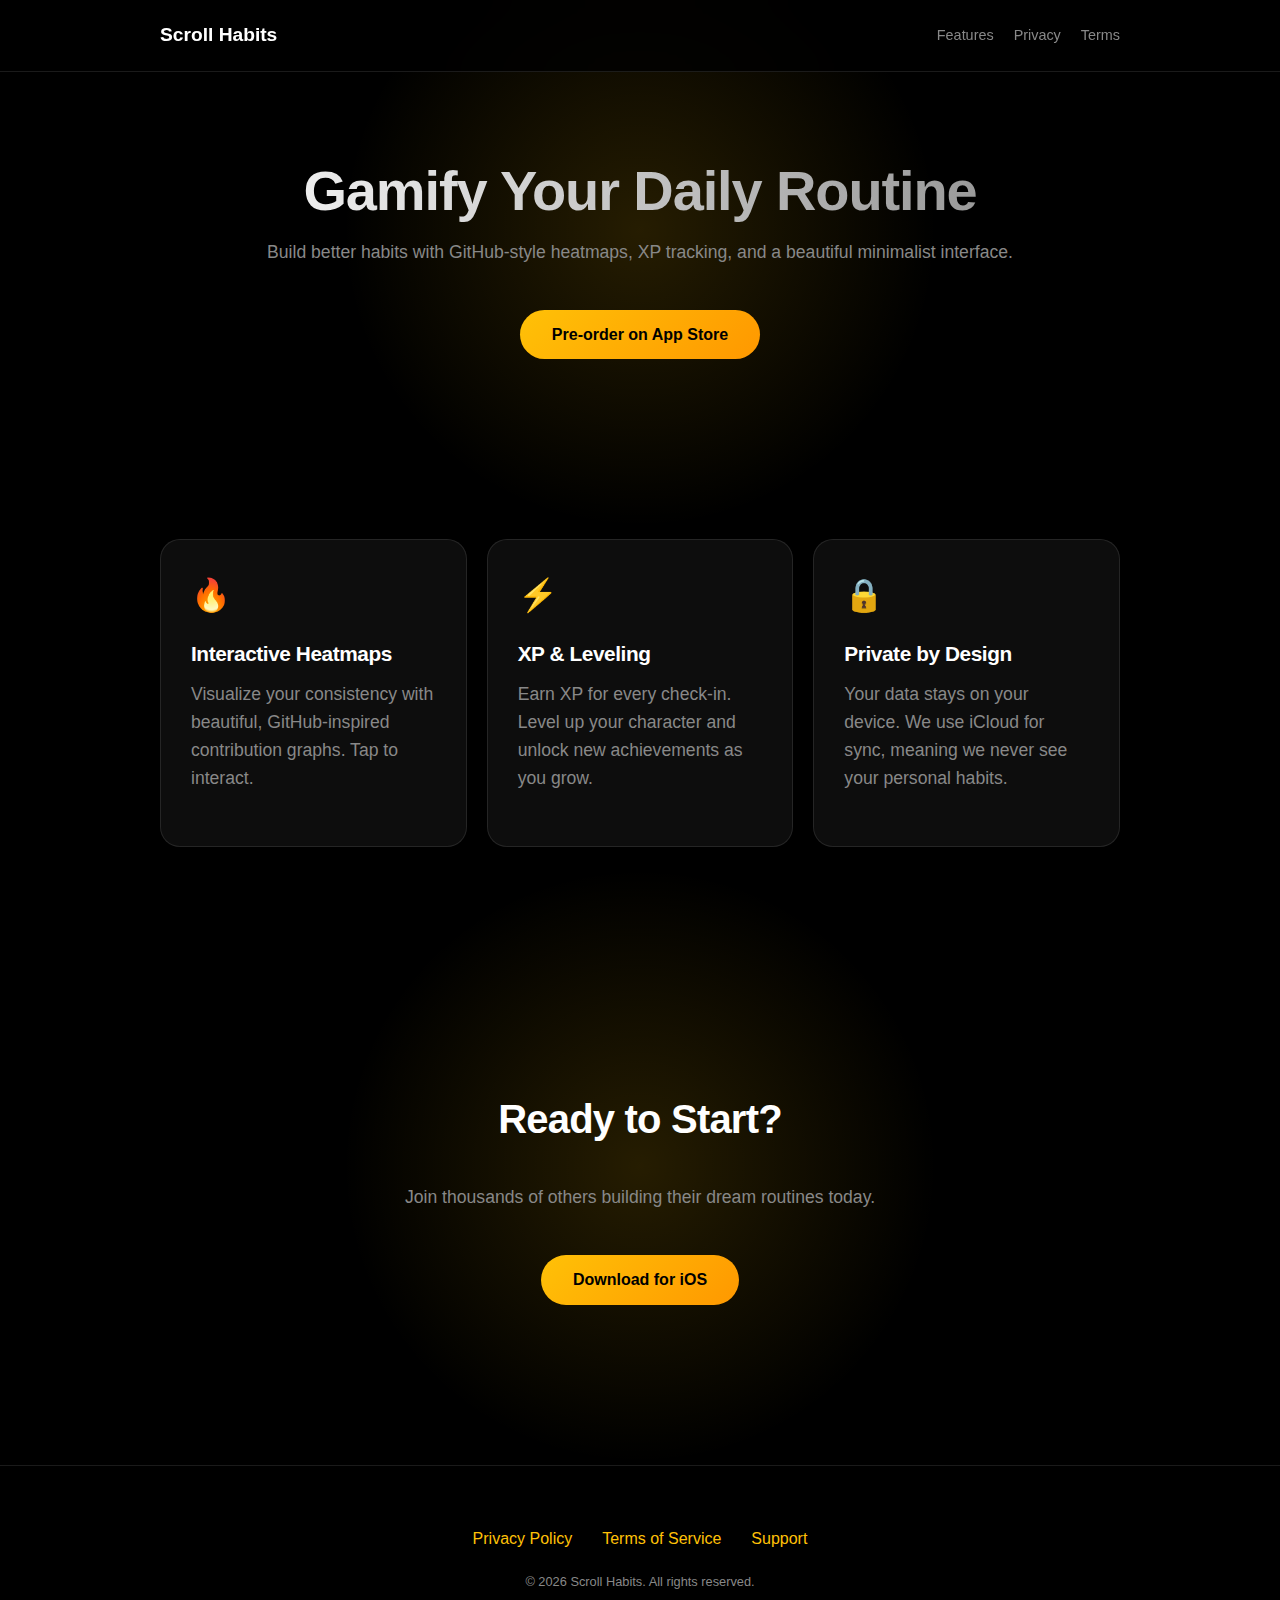
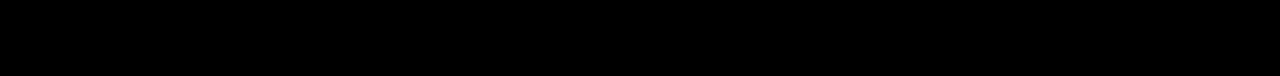
<file: index.html>
<!DOCTYPE html>
<html lang="en">

<head>
    <meta charset="UTF-8">
    <meta name="viewport" content="width=device-width, initial-scale=1.0">
    <title>Scroll Habits - Gamify Your Life</title>
    <link rel="stylesheet" href="style.css">
    <link rel="icon" type="image/png" href="assets/app_icon.png">

    <!-- Google tag (gtag.js) -->
    <script async src="https://www.googletagmanager.com/gtag/js?id=G-XXXXXXXXXX"></script>
    <script>
        window.dataLayer = window.dataLayer || [];
        function gtag() { dataLayer.push(arguments); }
        gtag('js', new Date());

        gtag('config', 'G-XXXXXXXXXX');
    </script>
</head>

<body>
    <header>
        <div class="container">
            <nav>
                <a href="index.html" class="logo">
                    <!-- Placeholder for icon, user needs to put raw file in docs/assets -->
                    <span>Scroll Habits</span>
                </a>
                <div class="nav-links">
                    <a href="#features">Features</a>
                    <a href="privacy.html">Privacy</a>
                    <a href="terms.html">Terms</a>
                </div>
            </nav>
        </div>
    </header>

    <main>
        <section class="hero">
            <div class="container">
                <h1>Gamify Your Daily Routine</h1>
                <p>Build better habits with GitHub-style heatmaps, XP tracking, and a beautiful minimalist interface.
                </p>
                <a href="#download" class="cta-button">Pre-order on App Store</a>
            </div>
        </section>

        <section id="features" class="features">
            <div class="container">
                <div class="grid">
                    <div class="card">
                        <span class="card-icon">🔥</span>
                        <h3>Interactive Heatmaps</h3>
                        <p>Visualize your consistency with beautiful, GitHub-inspired contribution graphs. Tap to
                            interact.</p>
                    </div>
                    <div class="card">
                        <span class="card-icon">⚡</span>
                        <h3>XP & Leveling</h3>
                        <p>Earn XP for every check-in. Level up your character and unlock new achievements as you grow.
                        </p>
                    </div>
                    <div class="card">
                        <span class="card-icon">🔒</span>
                        <h3>Private by Design</h3>
                        <p>Your data stays on your device. We use iCloud for sync, meaning we never see your personal
                            habits.</p>
                    </div>
                </div>
            </div>
        </section>

        <section class="hero" id="download">
            <div class="container">
                <h2>Ready to Start?</h2>
                <p>Join thousands of others building their dream routines today.</p>
                <!-- Add App Store Badge Image Here later -->
                <a href="#" class="cta-button">Download for iOS</a>
            </div>
        </section>
    </main>

    <footer>
        <div class="container">
            <div class="footer-links">
                <a href="privacy.html">Privacy Policy</a>
                <a href="terms.html">Terms of Service</a>
                <a href="mailto:support@scrollhabits.com">Support</a>
            </div>
            <p class="copyright">© 2026 Scroll Habits. All rights reserved.</p>
        </div>
    </footer>
</body>

</html>
</file>
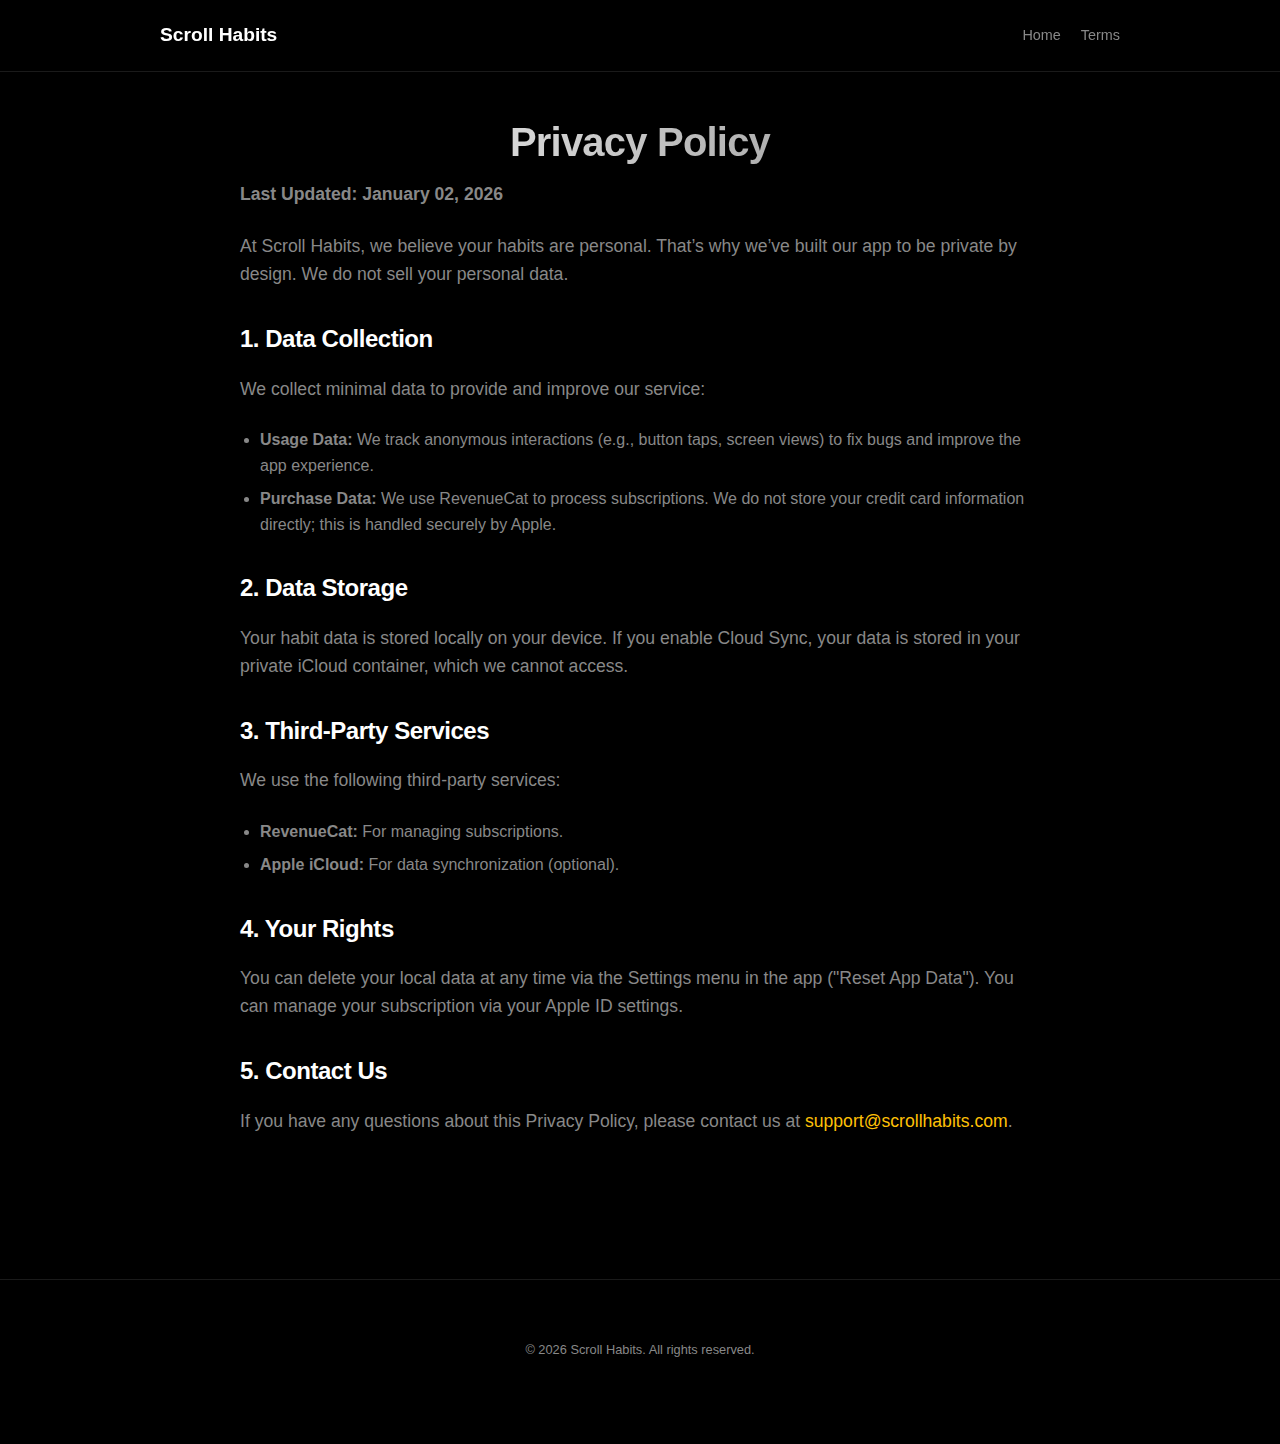
<file: privacy.html>
<!DOCTYPE html>
<html lang="en">

<head>
    <meta charset="UTF-8">
    <meta name="viewport" content="width=device-width, initial-scale=1.0">
    <title>Privacy Policy - Scroll Habits</title>
    <link rel="stylesheet" href="style.css">
    <link rel="icon" type="image/png" href="assets/app_icon.png">

    <!-- Google tag (gtag.js) -->
    <script async src="https://www.googletagmanager.com/gtag/js?id=G-XXXXXXXXXX"></script>
    <script>
        window.dataLayer = window.dataLayer || [];
        function gtag() { dataLayer.push(arguments); }
        gtag('js', new Date());

        gtag('config', 'G-XXXXXXXXXX');
    </script>
</head>

<body>
    <header>
        <div class="container">
            <nav>
                <a href="index.html" class="logo">Scroll Habits</a>
                <div class="nav-links">
                    <a href="index.html">Home</a>
                    <a href="terms.html">Terms</a>
                </div>
            </nav>
        </div>
    </header>

    <main class="container">
        <div class="legal-content">
            <h1>Privacy Policy</h1>
            <p><strong>Last Updated: January 02, 2026</strong></p>

            <p>At Scroll Habits, we believe your habits are personal. That’s why we’ve built our app to be private by
                design. We do not sell your personal data.</p>

            <h2>1. Data Collection</h2>
            <p>We collect minimal data to provide and improve our service:</p>
            <ul>
                <li><strong>Usage Data:</strong> We track anonymous interactions (e.g., button taps, screen views) to
                    fix bugs and improve the app experience.</li>
                <li><strong>Purchase Data:</strong> We use RevenueCat to process subscriptions. We do not store your
                    credit card information directly; this is handled securely by Apple.</li>
            </ul>

            <h2>2. Data Storage</h2>
            <p>Your habit data is stored locally on your device. If you enable Cloud Sync, your data is stored in your
                private iCloud container, which we cannot access.</p>

            <h2>3. Third-Party Services</h2>
            <p>We use the following third-party services:</p>
            <ul>
                <li><strong>RevenueCat:</strong> For managing subscriptions.</li>
                <li><strong>Apple iCloud:</strong> For data synchronization (optional).</li>
            </ul>

            <h2>4. Your Rights</h2>
            <p>You can delete your local data at any time via the Settings menu in the app ("Reset App Data"). You can
                manage your subscription via your Apple ID settings.</p>

            <h2>5. Contact Us</h2>
            <p>If you have any questions about this Privacy Policy, please contact us at <a
                    href="mailto:support@scrollhabits.com">support@scrollhabits.com</a>.</p>
        </div>
    </main>

    <footer>
        <div class="container">
            <p class="copyright">© 2026 Scroll Habits. All rights reserved.</p>
        </div>
    </footer>
</body>

</html>
</file>
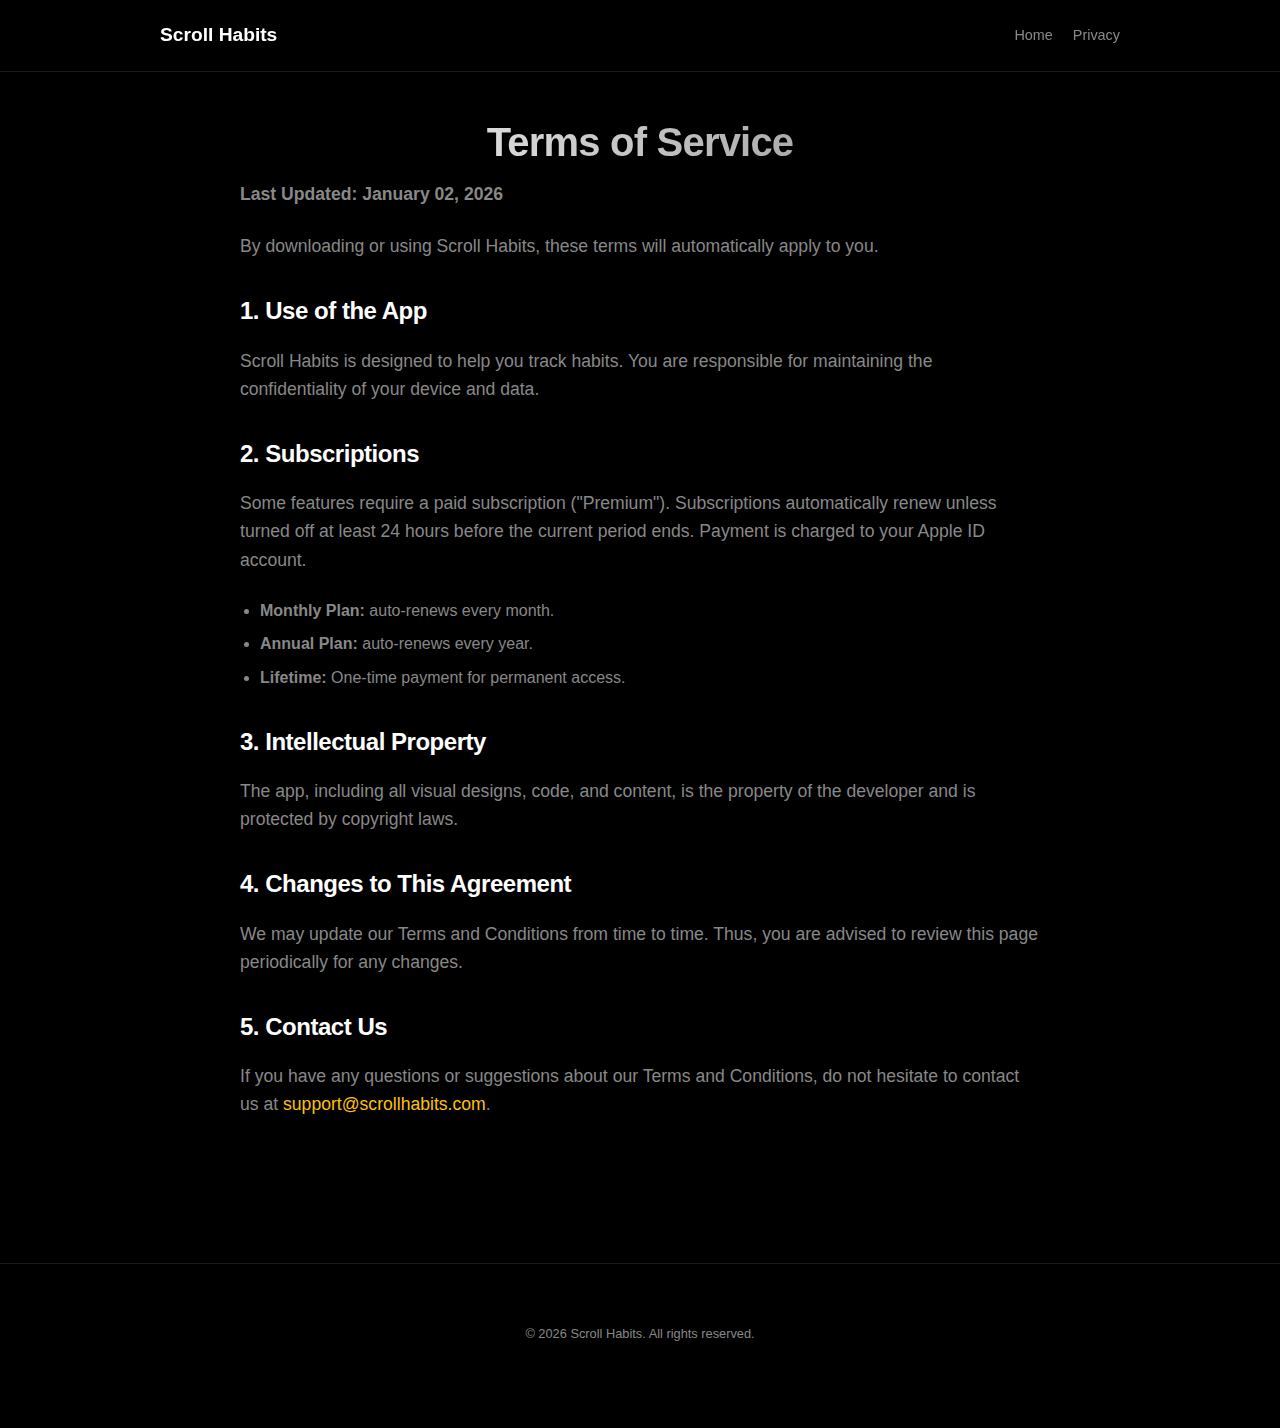
<file: terms.html>
<!DOCTYPE html>
<html lang="en">

<head>
    <meta charset="UTF-8">
    <meta name="viewport" content="width=device-width, initial-scale=1.0">
    <title>Terms of Service - Scroll Habits</title>
    <link rel="stylesheet" href="style.css">
    <link rel="icon" type="image/png" href="assets/app_icon.png">

    <!-- Google tag (gtag.js) -->
    <script async src="https://www.googletagmanager.com/gtag/js?id=G-XXXXXXXXXX"></script>
    <script>
        window.dataLayer = window.dataLayer || [];
        function gtag() { dataLayer.push(arguments); }
        gtag('js', new Date());

        gtag('config', 'G-XXXXXXXXXX');
    </script>
</head>

<body>
    <header>
        <div class="container">
            <nav>
                <a href="index.html" class="logo">Scroll Habits</a>
                <div class="nav-links">
                    <a href="index.html">Home</a>
                    <a href="privacy.html">Privacy</a>
                </div>
            </nav>
        </div>
    </header>

    <main class="container">
        <div class="legal-content">
            <h1>Terms of Service</h1>
            <p><strong>Last Updated: January 02, 2026</strong></p>

            <p>By downloading or using Scroll Habits, these terms will automatically apply to you.</p>

            <h2>1. Use of the App</h2>
            <p>Scroll Habits is designed to help you track habits. You are responsible for maintaining the
                confidentiality of your device and data.</p>

            <h2>2. Subscriptions</h2>
            <p>Some features require a paid subscription ("Premium"). Subscriptions automatically renew unless turned
                off at least 24 hours before the current period ends. Payment is charged to your Apple ID account.</p>
            <ul>
                <li><strong>Monthly Plan:</strong> auto-renews every month.</li>
                <li><strong>Annual Plan:</strong> auto-renews every year.</li>
                <li><strong>Lifetime:</strong> One-time payment for permanent access.</li>
            </ul>

            <h2>3. Intellectual Property</h2>
            <p>The app, including all visual designs, code, and content, is the property of the developer and is
                protected by copyright laws.</p>

            <h2>4. Changes to This Agreement</h2>
            <p>We may update our Terms and Conditions from time to time. Thus, you are advised to review this page
                periodically for any changes.</p>

            <h2>5. Contact Us</h2>
            <p>If you have any questions or suggestions about our Terms and Conditions, do not hesitate to contact us at
                <a href="mailto:support@scrollhabits.com">support@scrollhabits.com</a>.
            </p>
        </div>
    </main>

    <footer>
        <div class="container">
            <p class="copyright">© 2026 Scroll Habits. All rights reserved.</p>
        </div>
    </footer>
</body>

</html>
</file>
<file: style.css>
:root {
    --bg-color: #000000;
    --text-color: #ffffff;
    --text-muted: #888888;
    --accent-color: #FFC107; /* Amber/Gold */
    --accent-gradient: linear-gradient(135deg, #FFC107 0%, #FF9800 100%);
    --card-bg: rgba(255, 255, 255, 0.05);
    --card-border: rgba(255, 255, 255, 0.1);
    --glass-blur: 20px;
}

* {
    margin: 0;
    padding: 0;
    box-sizing: border-box;
}

body {
    background-color: var(--bg-color);
    color: var(--text-color);
    font-family: -apple-system, BlinkMacSystemFont, "Segoe UI", Roboto, Helvetica, Arial, sans-serif;
    line-height: 1.6;
    overflow-x: hidden;
}

/* Typography */
h1, h2, h3 {
    font-weight: 700;
    letter-spacing: -0.02em;
}

h1 {
    font-size: 3.5rem;
    line-height: 1.1;
    margin-bottom: 1rem;
    background: linear-gradient(to right, #fff, #888);
    -webkit-background-clip: text;
    -webkit-text-fill-color: transparent;
}

h2 {
    font-size: 2.5rem;
    margin-bottom: 2rem;
}

p {
    color: var(--text-muted);
    font-size: 1.1rem;
    margin-bottom: 1.5rem;
}

a {
    color: var(--accent-color);
    text-decoration: none;
    transition: opacity 0.2s;
}

a:hover {
    opacity: 0.8;
}

/* Layout */
.container {
    max-width: 1000px;
    margin: 0 auto;
    padding: 0 20px;
}

/* Header */
header {
    padding: 20px 0;
    position: fixed;
    width: 100%;
    top: 0;
    z-index: 100;
    background: rgba(0, 0, 0, 0.8);
    backdrop-filter: blur(var(--glass-blur));
    -webkit-backdrop-filter: blur(var(--glass-blur));
    border-bottom: 1px solid var(--card-border);
}

nav {
    display: flex;
    justify-content: space-between;
    align-items: center;
}

.logo {
    display: flex;
    align-items: center;
    gap: 10px;
    font-weight: 700;
    font-size: 1.2rem;
    color: #fff;
}

.logo img {
    width: 32px;
    height: 32px;
    border-radius: 8px;
}

.nav-links {
    display: flex;
    gap: 20px;
}

.nav-links a {
    color: var(--text-muted);
    font-size: 0.9rem;
}

.nav-links a:hover {
    color: #fff;
}

/* Hero Section */
.hero {
    padding: 160px 0 100px;
    text-align: center;
    position: relative;
}

.hero::before {
    content: '';
    position: absolute;
    top: 50%;
    left: 50%;
    transform: translate(-50%, -50%);
    width: 600px;
    height: 600px;
    background: radial-gradient(circle, rgba(255, 193, 7, 0.15) 0%, rgba(0,0,0,0) 70%);
    z-index: -1;
    pointer-events: none;
}

.cta-button {
    display: inline-block;
    padding: 12px 32px;
    background: var(--accent-gradient);
    color: #000;
    font-weight: 700;
    border-radius: 30px;
    font-size: 1rem;
    margin-top: 20px;
    transition: transform 0.2s;
}

.cta-button:hover {
    transform: scale(1.05);
    opacity: 1; /* Override default hover opacity */
}

/* Features Grid */
.features {
    padding: 80px 0;
}

.grid {
    display: grid;
    grid-template-columns: repeat(auto-fit, minmax(300px, 1fr));
    gap: 20px;
}

.card {
    background: var(--card-bg);
    border: 1px solid var(--card-border);
    border-radius: 20px;
    padding: 30px;
    transition: transform 0.3s;
}

.card:hover {
    transform: translateY(-5px);
    border-color: rgba(255, 255, 255, 0.2);
}

.card-icon {
    font-size: 2rem;
    margin-bottom: 15px;
    display: block;
}

.card h3 {
    font-size: 1.3rem;
    margin-bottom: 10px;
    color: #fff;
}

/* Legal Pages */
.legal-content {
    padding: 120px 0 60px;
    max-width: 800px;
    margin: 0 auto;
}

.legal-content h1 {
    font-size: 2.5rem;
    text-align: center;
}

.legal-content h2 {
    font-size: 1.5rem;
    margin-top: 2rem;
    margin-bottom: 1rem;
    color: #fff;
}

.legal-content ul {
    margin-bottom: 1.5rem;
    padding-left: 20px;
    color: var(--text-muted);
}

.legal-content li {
    margin-bottom: 0.5rem;
}

/* Footer */
footer {
    padding: 60px 0;
    border-top: 1px solid var(--card-border);
    margin-top: 60px;
    text-align: center;
}

.footer-links {
    display: flex;
    justify-content: center;
    gap: 30px;
    margin-bottom: 20px;
}

.copyright {
    color: var(--text-muted);
    font-size: 0.8rem;
}

/* Mobile */
@media (max-width: 768px) {
    h1 {
        font-size: 2.5rem;
    }
    
    .hero {
        padding: 120px 0 60px;
    }
    
    .nav-links {
        display: none; /* Simple hiding for v1, or could be hamburger */
    }
}
</file>
